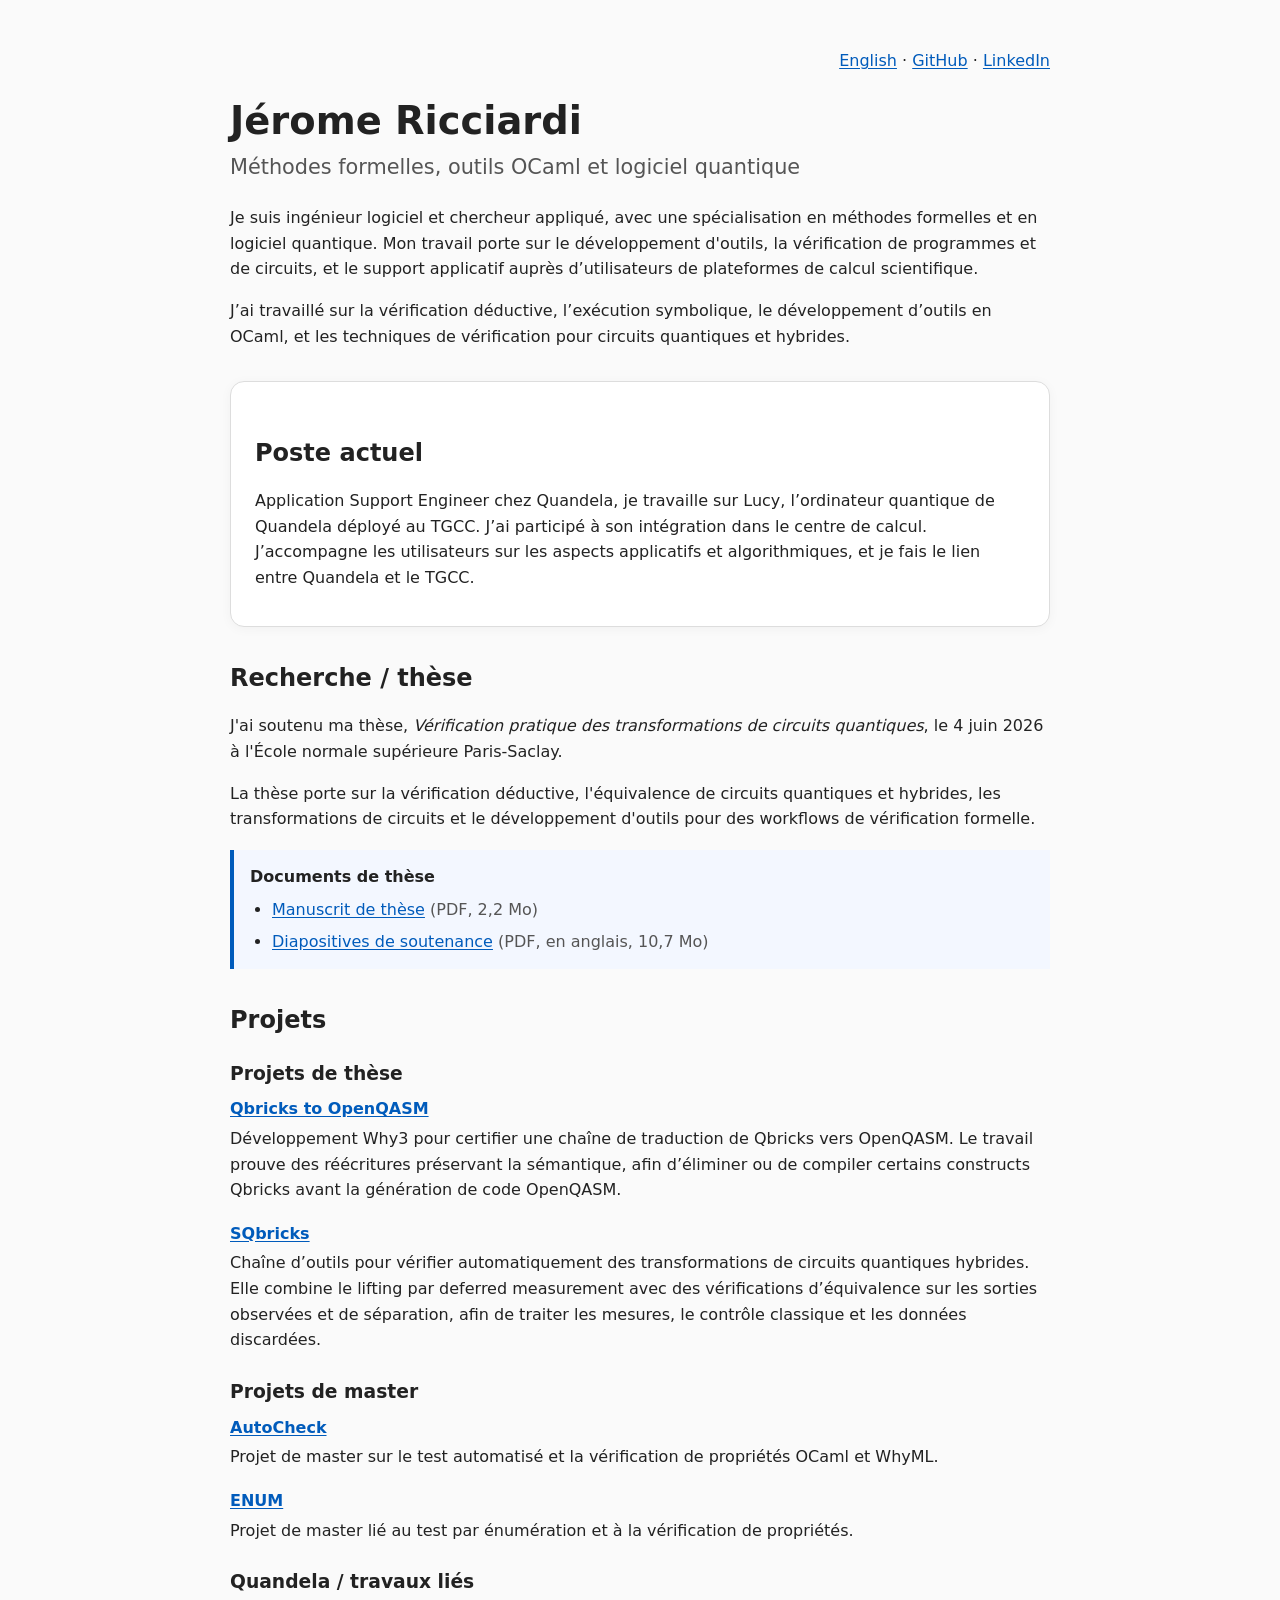
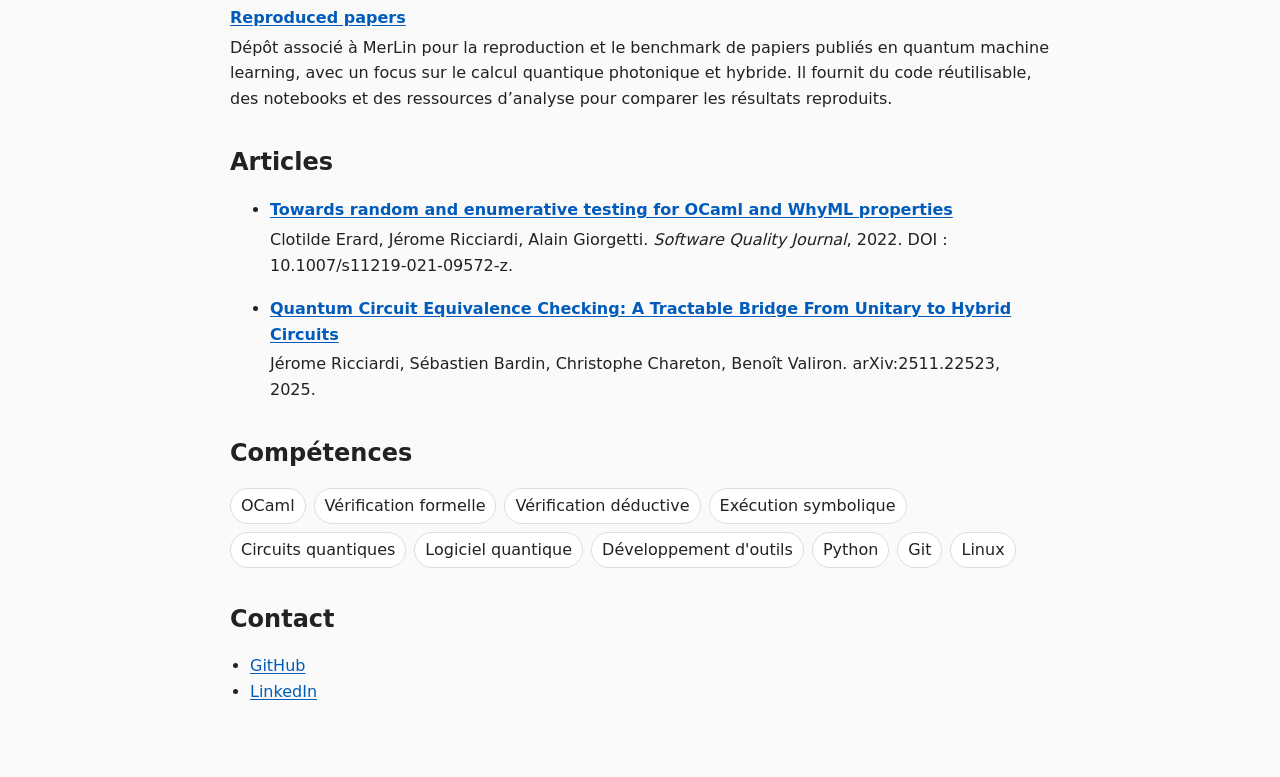
<file: index.html>
<!doctype html>
<html lang="fr">

<head>
  <meta charset="utf-8">
  <title>Jérome Ricciardi — Méthodes formelles, outils OCaml et logiciel quantique</title>
  <meta name="description"
    content="Page personnelle de Jérome Ricciardi : méthodes formelles, outils OCaml, logiciel quantique, vérification formelle et support applicatif pour le calcul quantique.">
  <meta name="viewport" content="width=device-width, initial-scale=1">
  <link rel="alternate" hreflang="fr" href="index.html">
  <link rel="alternate" hreflang="en" href="en.html">
  <link rel="stylesheet" href="assets/style.css">
</head>

<body>
  <main>
    <nav class="lang" aria-label="Liens de profil et langue">
      <a href="en.html" lang="en" hreflang="en">English</a>
      <span aria-hidden="true"> · </span>
      <a href="https://github.com/jricc">GitHub</a>
      <span aria-hidden="true"> · </span>
      <a href="https://www.linkedin.com/in/jerome-ricciardi">LinkedIn</a>
    </nav>

    <header class="hero">
      <h1>Jérome Ricciardi</h1>
      <p class="subtitle">Méthodes formelles, outils OCaml et logiciel quantique</p>
      <p>
        Je suis ingénieur logiciel et chercheur appliqué, avec une spécialisation en méthodes formelles et en logiciel
        quantique. Mon travail porte sur le développement d'outils, la vérification de programmes et de circuits, et le
        support applicatif auprès d’utilisateurs de plateformes de calcul scientifique.
      </p>
      <p>
        J’ai travaillé sur la vérification déductive, l’exécution symbolique, le développement d’outils en OCaml, et les
        techniques de vérification pour circuits quantiques et hybrides.
      </p>
    </header>

    <section class="card">
      <h2>Poste actuel</h2>
      <p>
        Application Support Engineer chez Quandela, je travaille sur Lucy, l’ordinateur quantique de Quandela déployé au
        TGCC. J’ai participé à son intégration dans le centre de calcul. J’accompagne les utilisateurs sur les aspects
        applicatifs et algorithmiques, et je fais le lien entre Quandela et le TGCC.
      </p>
    </section>

    <section>
      <h2>Recherche / thèse</h2>
      <p>
        J'ai soutenu ma thèse, <em>Vérification pratique des transformations de circuits quantiques</em>, le
        <time datetime="2026-06-04">4 juin 2026</time> à l'École normale supérieure Paris-Saclay.
      </p>
      <p>
        La thèse porte sur la vérification déductive, l'équivalence de circuits quantiques et hybrides, les
        transformations de circuits et le développement d'outils pour des workflows de vérification formelle.
      </p>
      <div class="documents">
        <h3>Documents de thèse</h3>
        <ul>
          <li>
            <a href="files/manuscript.pdf" type="application/pdf">Manuscrit de thèse</a>
            <span class="file-info">(PDF, 2,2 Mo)</span>
          </li>
          <li>
            <a href="files/slides.pdf" type="application/pdf">Diapositives de soutenance</a>
            <span class="file-info">(PDF, en anglais, 10,7 Mo)</span>
          </li>
        </ul>
      </div>
    </section>

    <section>
      <h2>Projets</h2>

      <h3>Projets de thèse</h3>
      <ul class="project-list">
        <li>
          <a href="https://github.com/jricc/qbricks.github.io/tree/main/Qbricks_to_oqasm">Qbricks to OpenQASM</a>
          <p>
            Développement Why3 pour certifier une chaîne de traduction de Qbricks vers OpenQASM.
            Le travail prouve des réécritures préservant la sémantique, afin d’éliminer ou de compiler
            certains constructs Qbricks avant la génération de code OpenQASM.
          </p>
        </li>
        <li>
          <a href="https://github.com/jricc/qbricks.github.io/tree/main/Artifacts/SQbricks/SQbricks">SQbricks</a>
          <p>
            Chaîne d’outils pour vérifier automatiquement des transformations de circuits quantiques hybrides.
            Elle combine le lifting par deferred measurement avec des vérifications d’équivalence sur les sorties
            observées et de séparation, afin de traiter les mesures, le contrôle classique et les données discardées.
          </p>
        </li>
      </ul>

      <h3>Projets de master</h3>
      <ul class="project-list">
        <li>
          <a href="https://alaingiorgetti.github.io/autocheck/">AutoCheck</a>
          <p>
            Projet de master sur le test automatisé et la vérification de propriétés OCaml et WhyML.
          </p>
        </li>
        <li>
          <a href="https://github.com/alaingiorgetti/enum">ENUM</a>
          <p>
            Projet de master lié au test par énumération et à la vérification de propriétés.
          </p>
        </li>
      </ul>

      <h3>Quandela / travaux liés</h3>
      <ul class="project-list">
        <li>
          <a href="https://github.com/merlinquantum/reproduced_papers">Reproduced papers</a>
          <p>
            Dépôt associé à MerLin pour la reproduction et le benchmark de papiers publiés en quantum machine learning,
            avec un focus sur le calcul quantique photonique et hybride. Il fournit du code réutilisable, des notebooks
            et
            des ressources d’analyse pour comparer les résultats reproduits.
          </p>
        </li>
      </ul>
    </section>

    <section>
      <h2>Articles</h2>
      <ul class="publication-list">
        <li>
          <a href="https://hal.science/hal-03722048v1/document">Towards random and enumerative testing for OCaml
            and WhyML properties</a>
          <p>
            Clotilde Erard, Jérome Ricciardi, Alain Giorgetti.
            <em>Software Quality Journal</em>, 2022.
            DOI : 10.1007/s11219-021-09572-z.
          </p>
        </li>
        <li>
          <a href="https://arxiv.org/abs/2511.22523">Quantum Circuit Equivalence Checking: A Tractable
            Bridge From Unitary to Hybrid Circuits</a>
          <p>
            Jérome Ricciardi, Sébastien Bardin, Christophe Chareton, Benoît Valiron.
            arXiv:2511.22523, 2025.
          </p>
        </li>
      </ul>
    </section>

    <section>
      <h2>Compétences</h2>
      <ul class="skills">
        <li>OCaml</li>
        <li>Vérification formelle</li>
        <li>Vérification déductive</li>
        <li>Exécution symbolique</li>
        <li>Circuits quantiques</li>
        <li>Logiciel quantique</li>
        <li>Développement d'outils</li>
        <li>Python</li>
        <li>Git</li>
        <li>Linux</li>
      </ul>
    </section>

    <section>
      <h2>Contact</h2>
      <ul class="contact-list">
        <li><a href="https://github.com/jricc">GitHub</a></li>
        <li><a href="https://www.linkedin.com/in/jerome-ricciardi">LinkedIn</a></li>
      </ul>
    </section>
  </main>
</body>

</html>
</file>
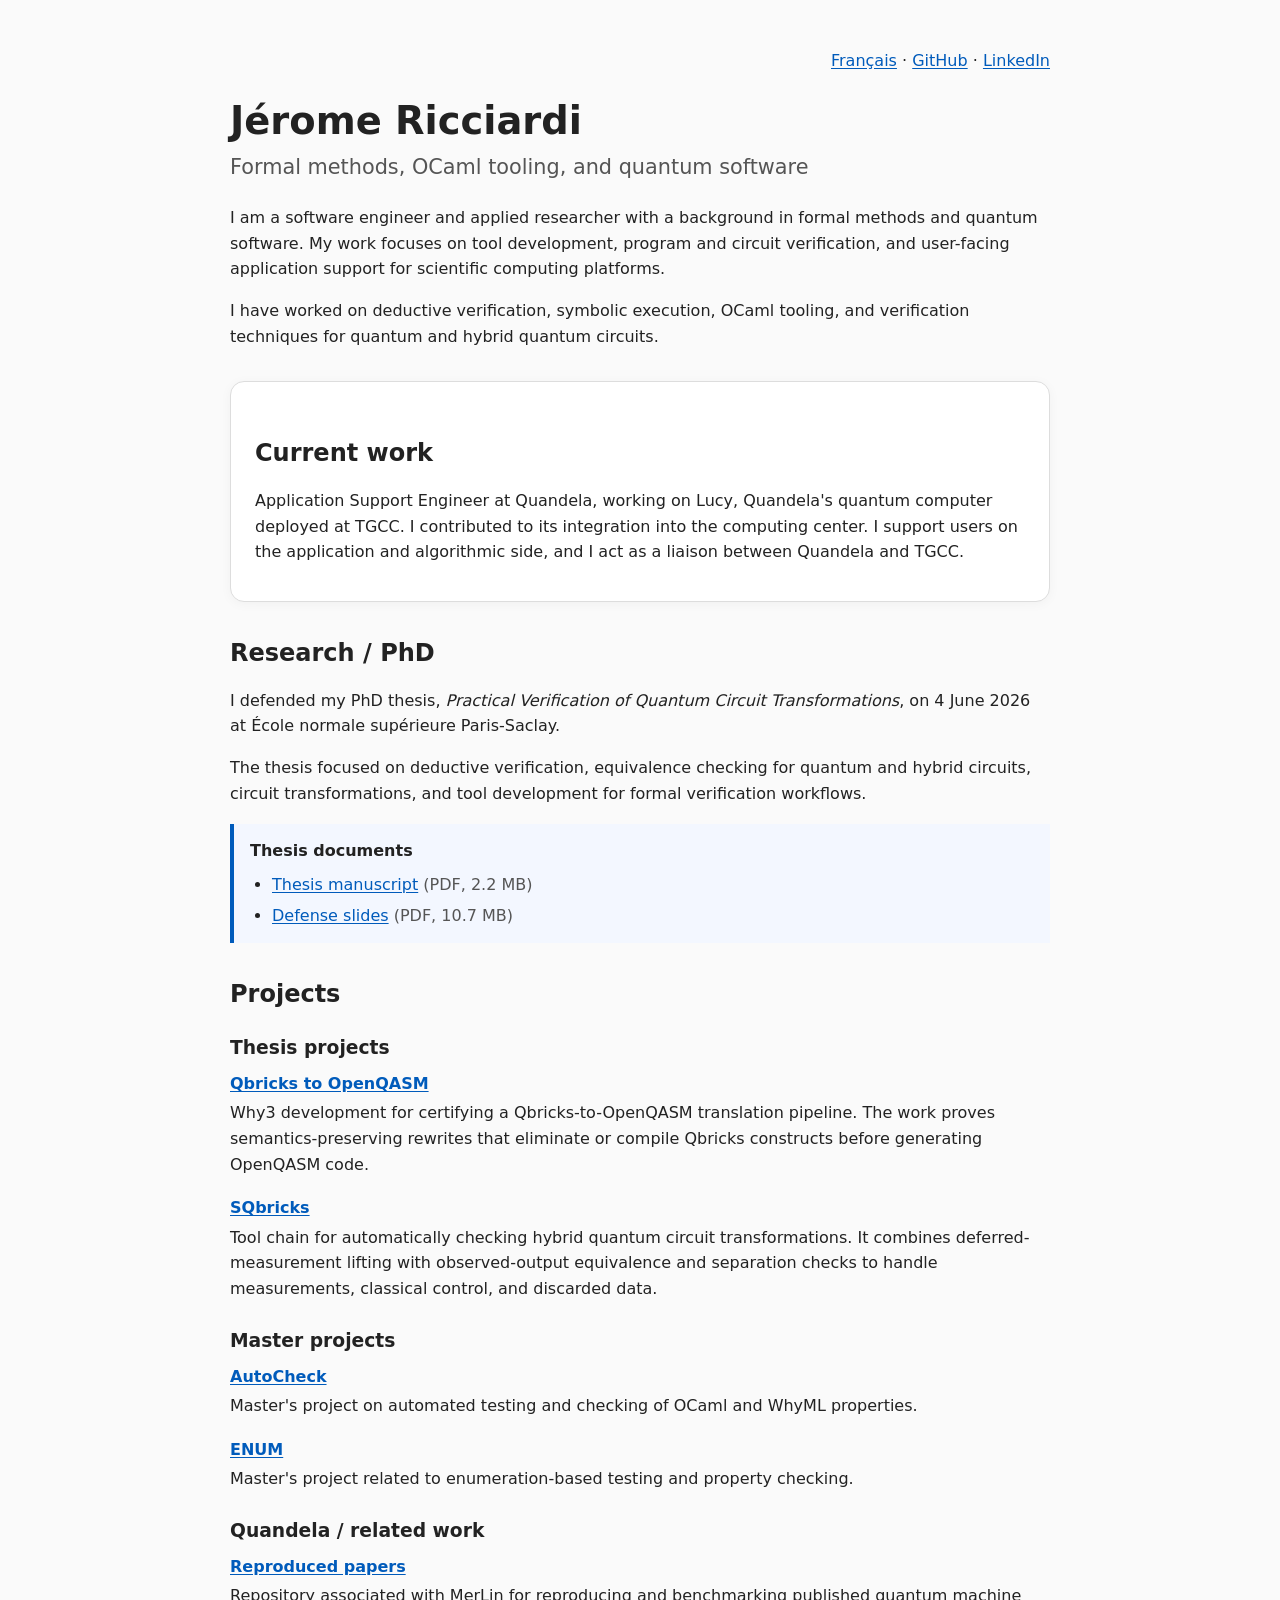
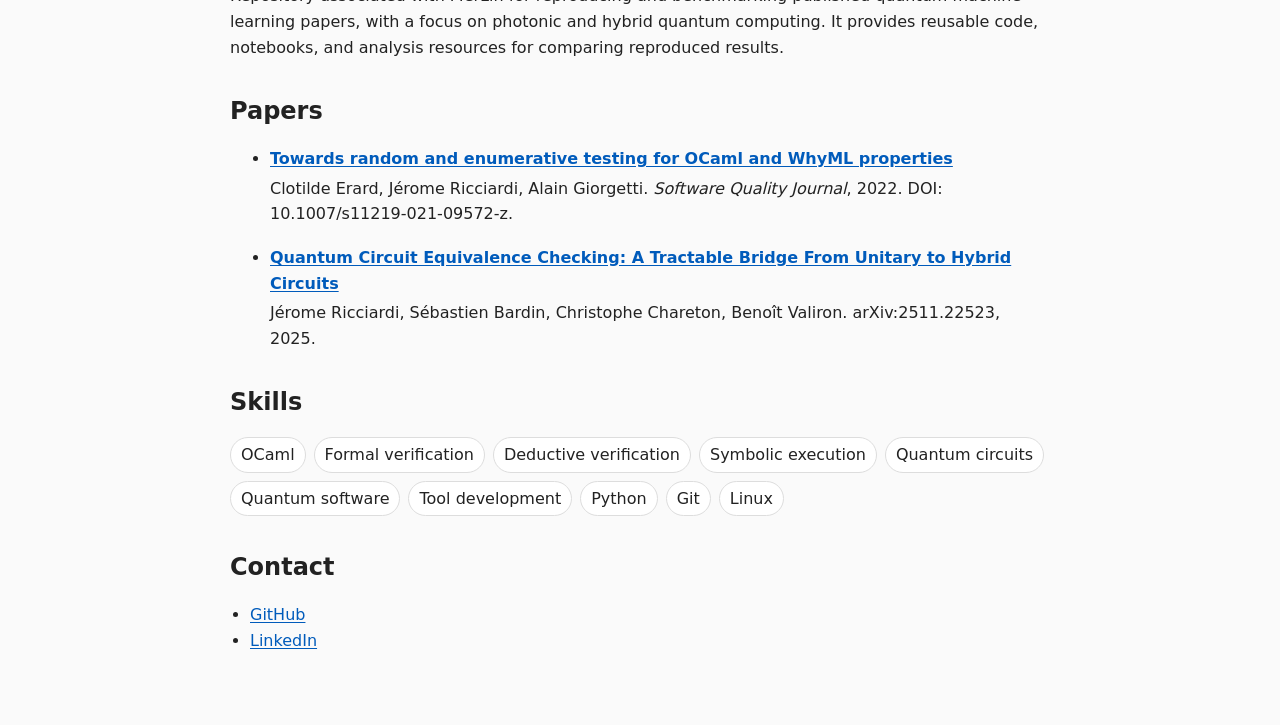
<file: en.html>
<!doctype html>
<html lang="en">

<head>
  <meta charset="utf-8">
  <title>Jérome Ricciardi — Formal methods, OCaml tooling, and quantum software</title>
  <meta name="description"
    content="Personal page of Jérome Ricciardi: formal methods, OCaml tooling, quantum software, formal verification, and application support for quantum computing.">
  <meta name="viewport" content="width=device-width, initial-scale=1">
  <link rel="alternate" hreflang="fr" href="index.html">
  <link rel="alternate" hreflang="en" href="en.html">
  <link rel="stylesheet" href="assets/style.css">
</head>

<body>
  <main>
    <nav class="lang" aria-label="Profile links and language">
      <a href="index.html" lang="fr" hreflang="fr">Français</a>
      <span aria-hidden="true"> · </span>
      <a href="https://github.com/jricc">GitHub</a>
      <span aria-hidden="true"> · </span>
      <a href="https://www.linkedin.com/in/jerome-ricciardi">LinkedIn</a>
    </nav>

    <header class="hero">
      <h1>Jérome Ricciardi</h1>
      <p class="subtitle">Formal methods, OCaml tooling, and quantum software</p>
      <p>
        I am a software engineer and applied researcher with a background in formal methods and quantum software.
        My work focuses on tool development, program and circuit verification, and user-facing application support
        for scientific computing platforms.
      </p>
      <p>
        I have worked on deductive verification, symbolic execution, OCaml tooling, and verification techniques for
        quantum and hybrid quantum circuits.
      </p>
    </header>

    <section class="card">
      <h2>Current work</h2>
      <p>
        Application Support Engineer at Quandela, working on Lucy, Quandela's quantum computer deployed at TGCC.
        I contributed to its integration into the computing center. I support users on the application and algorithmic
        side, and I act as a liaison between Quandela and TGCC.
      </p>
    </section>

    <section>
      <h2>Research / PhD</h2>
      <p>
        I defended my PhD thesis, <em>Practical Verification of Quantum Circuit Transformations</em>, on
        <time datetime="2026-06-04">4 June 2026</time> at École normale supérieure Paris-Saclay.
      </p>
      <p>
        The thesis focused on deductive verification, equivalence checking for quantum and hybrid circuits,
        circuit transformations, and tool development for formal verification workflows.
      </p>
      <div class="documents">
        <h3>Thesis documents</h3>
        <ul>
          <li>
            <a href="files/manuscript.pdf" type="application/pdf">Thesis manuscript</a>
            <span class="file-info">(PDF, 2.2 MB)</span>
          </li>
          <li>
            <a href="files/slides.pdf" type="application/pdf">Defense slides</a>
            <span class="file-info">(PDF, 10.7 MB)</span>
          </li>
        </ul>
      </div>
    </section>

    <section>
      <h2>Projects</h2>

      <h3>Thesis projects</h3>
      <ul class="project-list">
        <li>
          <a href="https://github.com/jricc/qbricks.github.io/tree/main/Qbricks_to_oqasm">Qbricks to OpenQASM</a>
          <p>
            Why3 development for certifying a Qbricks-to-OpenQASM translation pipeline.
            The work proves semantics-preserving rewrites that eliminate or compile Qbricks constructs
            before generating OpenQASM code.
          </p>
        </li>
        <li>
          <a href="https://github.com/jricc/qbricks.github.io/tree/main/Artifacts/SQbricks/SQbricks">SQbricks</a>
          <p>
            Tool chain for automatically checking hybrid quantum circuit transformations.
            It combines deferred-measurement lifting with observed-output equivalence and separation checks
            to handle measurements, classical control, and discarded data.
          </p>
        </li>
      </ul>

      <h3>Master projects</h3>
      <ul class="project-list">
        <li>
          <a href="https://alaingiorgetti.github.io/autocheck/">AutoCheck</a>
          <p>
            Master's project on automated testing and checking of OCaml and WhyML properties.
          </p>
        </li>
        <li>
          <a href="https://github.com/alaingiorgetti/enum">ENUM</a>
          <p>
            Master's project related to enumeration-based testing and property checking.
          </p>
        </li>
      </ul>

      <h3>Quandela / related work</h3>
      <ul class="project-list">
        <li>
          <a href="https://github.com/merlinquantum/reproduced_papers">Reproduced papers</a>
          <p>
            Repository associated with MerLin for reproducing and
            benchmarking published quantum machine learning
            papers,
            with a focus on photonic and hybrid quantum computing.
            It provides reusable code, notebooks, and analysis
            resources for comparing reproduced results.
          </p>
        </li>
      </ul>
    </section>

    <section>
      <h2>Papers</h2>
      <ul class="publication-list">
        <li>
          <a href="https://hal.science/hal-03722048v1/document">Towards random and enumerative testing for OCaml
            and WhyML properties</a>
          <p>
            Clotilde Erard, Jérome Ricciardi, Alain Giorgetti.
            <em>Software Quality Journal</em>, 2022.
            DOI: 10.1007/s11219-021-09572-z.
          </p>
        </li>
        <li>
          <a href="https://arxiv.org/abs/2511.22523">Quantum Circuit Equivalence Checking: A Tractable
            Bridge From Unitary to Hybrid Circuits</a>
          <p>
            Jérome Ricciardi, Sébastien Bardin, Christophe Chareton, Benoît Valiron.
            arXiv:2511.22523, 2025.
          </p>
        </li>
      </ul>
    </section>

    <section>
      <h2>Skills</h2>
      <ul class="skills">
        <li>OCaml</li>
        <li>Formal verification</li>
        <li>Deductive verification</li>
        <li>Symbolic execution</li>
        <li>Quantum circuits</li>
        <li>Quantum software</li>
        <li>Tool development</li>
        <li>Python</li>
        <li>Git</li>
        <li>Linux</li>
      </ul>
    </section>

    <section>
      <h2>Contact</h2>
      <ul class="contact-list">
        <li><a href="https://github.com/jricc">GitHub</a></li>
        <li><a href="https://www.linkedin.com/in/jerome-ricciardi">LinkedIn</a></li>
      </ul>
    </section>
  </main>
</body>

</html>
</file>
<file: assets/style.css>
body {
  font-family: system-ui, -apple-system, BlinkMacSystemFont, "Segoe UI", sans-serif;
  margin: 0;
  color: #222;
  background: #fafafa;
  line-height: 1.6;
}

main {
  max-width: 820px;
  margin: 0 auto;
  padding: clamp(24px, 6vw, 48px) 20px 56px;
}

.lang {
  text-align: right;
  margin-bottom: 24px;
}

h1 {
  font-size: clamp(2rem, 7vw, 2.4rem);
  line-height: 1.15;
  margin-bottom: 0.2em;
}

.subtitle {
  font-size: 1.3rem;
  color: #555;
  margin-top: 0;
}

h2 {
  margin-top: 36px;
  line-height: 1.25;
}

h3 {
  margin: 24px 0 8px;
}

.hero {
  margin-bottom: 32px;
}

.card {
  background: white;
  border: 1px solid #ddd;
  border-radius: 14px;
  padding: 20px 24px;
  margin: 32px 0;
  box-shadow: 0 2px 12px rgba(0,0,0,0.04);
}

a {
  color: #005bbb;
  text-underline-offset: 0.15em;
}

a:hover {
  text-decoration-thickness: 2px;
}

a:focus-visible {
  outline: 3px solid #f0a000;
  outline-offset: 3px;
}

.documents {
  margin: 18px 0;
  padding: 14px 16px;
  background: #f3f7ff;
  border-left: 4px solid #005bbb;
}

.documents h3 {
  margin: 0 0 8px;
  font-size: 1rem;
}

.documents ul {
  margin: 0;
  padding-left: 22px;
}

.documents li + li {
  margin-top: 6px;
}

.file-info {
  color: #555;
  white-space: nowrap;
}

.project-list {
  margin: 0;
  padding-left: 0;
  list-style: none;
}

.project-list li,
.publication-list li {
  margin: 0 0 18px;
}

.project-list a,
.publication-list a {
  font-weight: 650;
}

.project-list p,
.publication-list p {
  margin: 4px 0 0;
}

.skills {
  display: flex;
  flex-wrap: wrap;
  gap: 8px;
  padding: 0;
  list-style: none;
}

.skills li {
  padding: 4px 10px;
  background: #fff;
  border: 1px solid #ddd;
  border-radius: 999px;
}

.contact-list {
  padding-left: 20px;
}

@media (max-width: 520px) {
  .card {
    padding: 18px;
  }

  .file-info {
    white-space: normal;
  }
}
</file>
